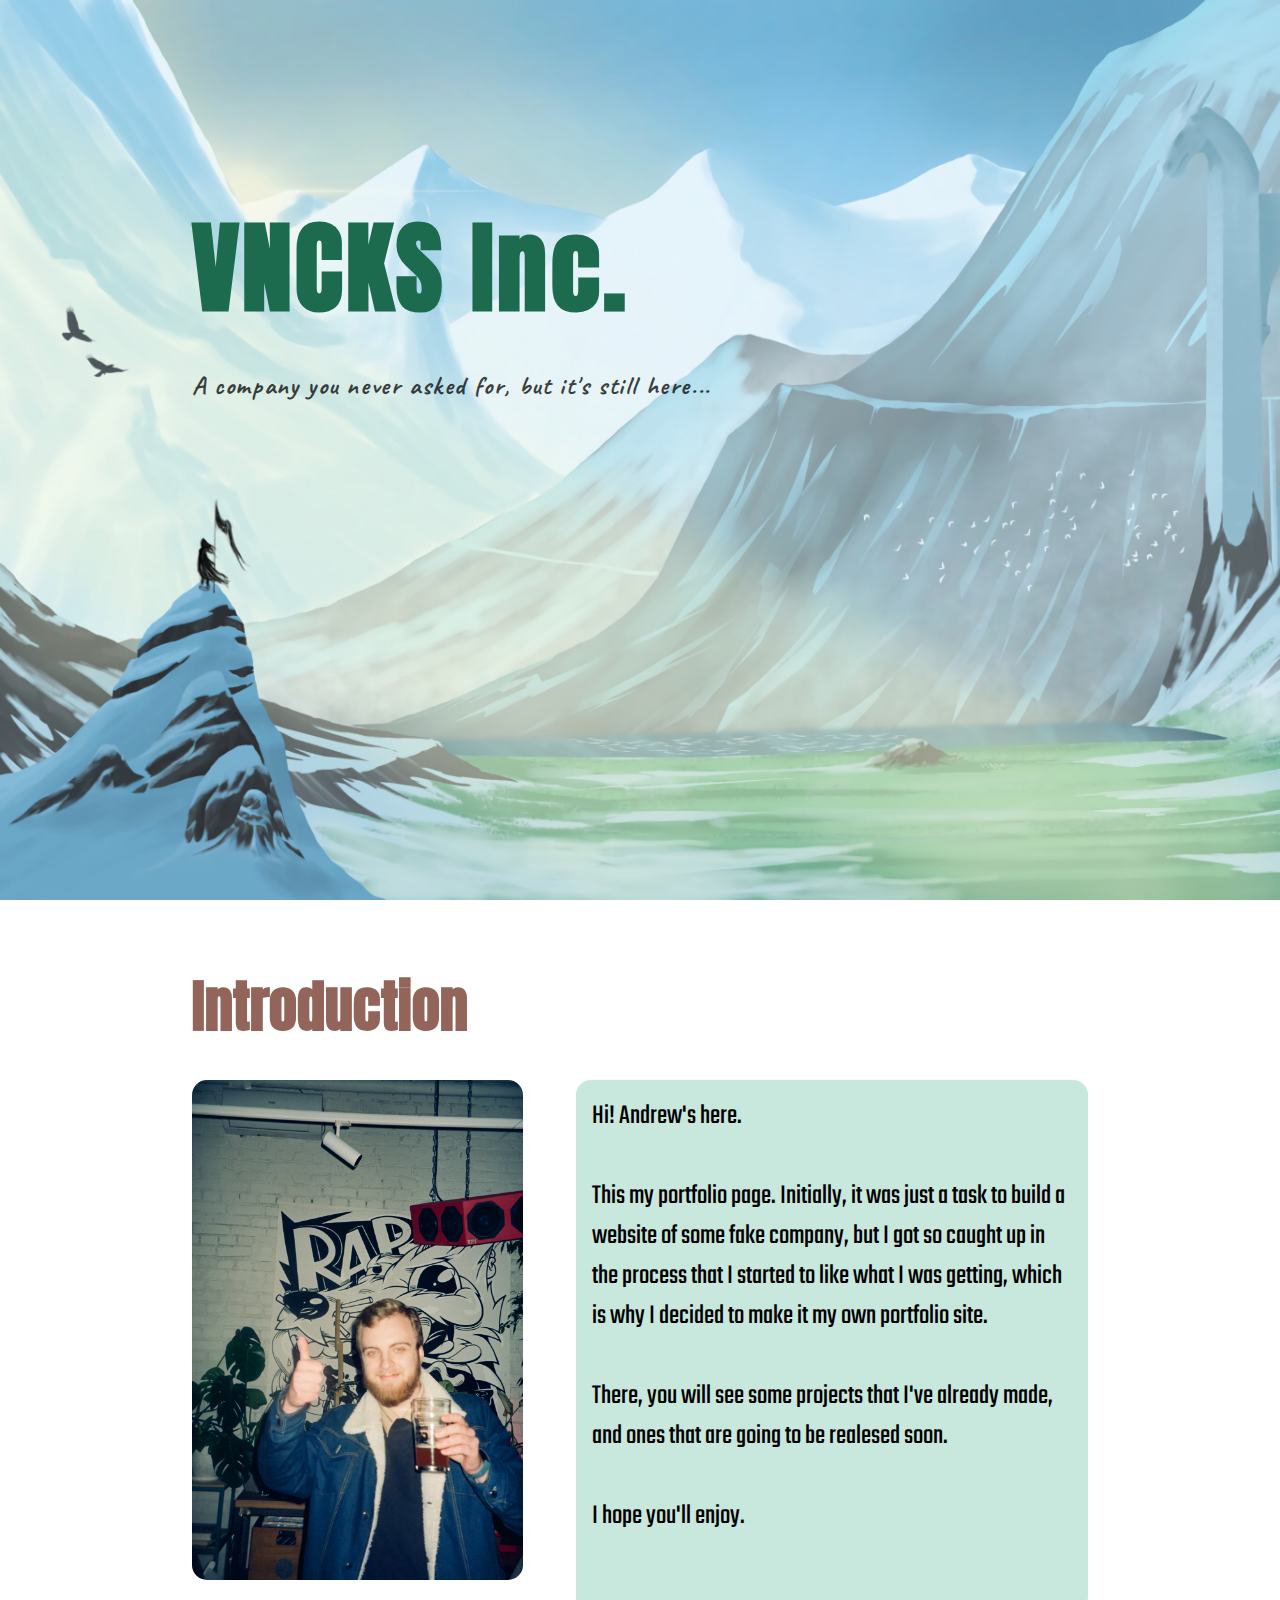
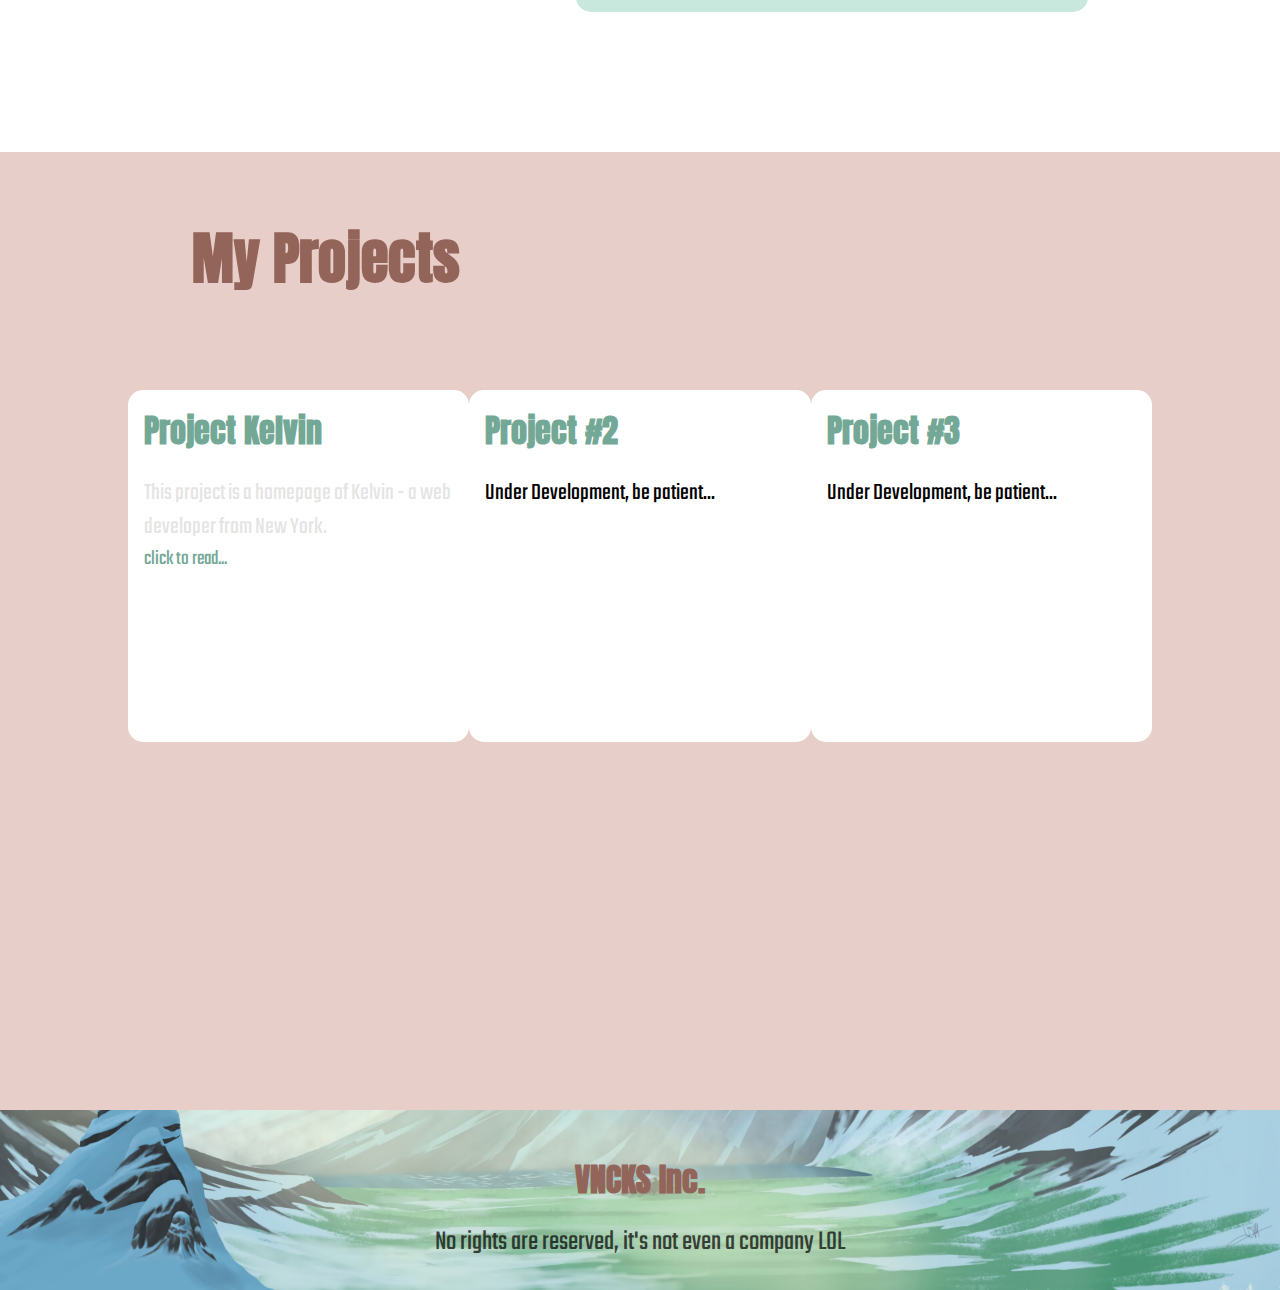
<file: index.html>
<!DOCTYPE html>

<html>
  <head>
    <link rel="shortcut icon" href="favicon.ico" type="image/x-icon">
    <link rel="stylesheet" href="./styles.css">
    <script src="./main.js"></script>

    <!-- Anton font -->
    <link rel="preconnect" href="https://fonts.googleapis.com">
    <link rel="preconnect" href="https://fonts.gstatic.com" crossorigin>
    <link href="https://fonts.googleapis.com/css2?family=Anton&display=swap" rel="stylesheet">

    <!-- Caveat font -->
    <link rel="preconnect" href="https://fonts.googleapis.com">
    <link rel="preconnect" href="https://fonts.gstatic.com" crossorigin>
    <link href="https://fonts.googleapis.com/css2?family=Caveat:wght@400..700&display=swap" rel="stylesheet">

    <!-- Teko font -->
    <link rel="preconnect" href="https://fonts.googleapis.com">
    <link rel="preconnect" href="https://fonts.gstatic.com" crossorigin>
    <link href="https://fonts.googleapis.com/css2?family=Teko&display=swap" rel="stylesheet">
  </head>

  <body>
    <header>
      <div class="container">
        <h1>VNCKS Inc.</h1>
        <p>A company you never asked for, but it's still here...</p>
      </div>
    </header>

    <main>
      <section class="intro">
        <h2>Introduction</h2>
        
        <div class="intro-container">
          <div class="img-container">
            <img class="main-img" src="./img/me.JPEG" alt="a picture of myself">
            <img class="pseudo-img" src="./img/me-noback.png" alt="">
            <p>that's me :)</p>
          </div>

          <p>Hi! Andrew's here.<br><br>This my portfolio page. Initially, it was just a task to build a website of some fake company, but I got so caught up in the process that I started to like what I was getting, which is why I decided to make it my own portfolio site.<br><br>There, you will see some projects that I've already made, and ones that are going to be realesed soon.<br><br>I hope you'll enjoy.</p>
        </div>
      </section>

      <section class="my-projects">
        <h2>My Projects</h2>

        <div class="projects">
          <div class="project" id="proj-1" tabindex="0">
            <h3>Project Kelvin</h3>
            <p>This project is a homepage of Kelvin - a web developer from New York.</p>
            <div class="project-full-info">
              <p>Languages:</p>
              <ul>
                <li>CSS: 57.6%</li>
                <li>HTML: 39.6%</li>
                <li>JavaScript: 2.8%</li>
              </ul>
              <p>External libraries:</p>
              <ul>
                <li>AOS (Animate On Scroll) <a href="https://michalsnik.github.io/aos/" target="_blank">link</a></li>
              </ul>
              <p><a href="./projectKelvin/index.html" target="_blank">See the project</a></p>
              <p><a href="https://github.com/vanickas/projectKelvin" target="_blank">GitHub repository</a></p>
            </div>
            <span class="read-more">click to read...</span>
            <span class="collapse">collapse</span>
          </div>
          <div class="project-inactive" id="proj-2" tabindex="0">
            <h3>Project #2</h3>
            <p>Under Development, be patient...</p>
          </div>
          <div class="project-inactive" id="proj-3" tabindex="0">
            <h3>Project #3</h3>
            <p>Under Development, be patient...</p>
          </div>
        </div>
      </section>
    </main>

    <footer>
      <h3>VNCKS Inc.</h3>
      <p>No rights are reserved, it's not even a company LOL</p>
    </footer>
  </body>
</html>
</file>
<file: styles.css>
body {
    margin: 0;
    padding: 0;
}

h1,
h2,
h3,
h4,
h5,
h6 {
    margin: 0;
    padding: 0;

    font-family: Anton;
}

h2 {
    font-size: 3.5rem;

    padding-top: 5%;
    margin-left: 15%;
    color: #936459;
}

h3 {
    font-size: 2rem;
    color: #74A896;
}

p {
    margin: 0;
    padding: 0;

    font-family: Teko;
    font-size: 1.75rem;
}

li {
    margin: 0;
    padding: 0;

    font-family: Teko;
    font-size: 1.4rem;
}

header {
    background-image: url(./img/background-header.jpg);
    background-size: cover;
    height: 100vh;
    width: 100%;
}

header h1 {
    display: inline-block;
    font-size: 6.25rem;
    letter-spacing: 0.2rem;
    border-radius: 15px;

    margin: 15% 0 0 15%;

    color: #1C6B4F;
}

header p {
    font-size: 1.6rem;
    font-family: Caveat;
    font-weight: 700;
    letter-spacing: 0.1rem;
    opacity: 75%;

    margin: 2% 0 0 15%;
}

/* Intro */

    .intro-container {
        display: flex;
        margin: 2rem 15%;
        justify-content: space-between;

        height: 40rem;
    }

    .intro-container p {
        display: inline-block;

        max-width: 30rem;
        margin-bottom: 12%;

        padding: 1rem;
        background-color: #C8E8DD;
        border-radius: 15px;
    }

    .img-container img {
        max-height: 31.25rem;
        border-radius: 15px;

        transition: all 0.5s ease-in;
    }

    .img-container .pseudo-img {
        position: absolute;
        left: 15%;
    }

    .img-container p {
        opacity: 0;

        font-family: Caveat;
        position: absolute;
        font-size: 1.5rem;
        padding: 0.5rem;

        left: 20%;
        margin-top: 7%;
    }

    .img-container:hover .main-img {
        -webkit-filter: brightness(45%);

        max-height: 37rem;
        box-shadow: 1rem 0.7rem #74A896;
    }

    .img-container:hover p {
        transition: opacity 0.1s ease-in 0.5s;
        opacity: 1;
    }

    .img-container:hover .pseudo-img {
        max-height: 37rem;
    }

/* Key Features */

    .my-projects {
        background-color: #E8CEC8;
    }

    .projects {
        display: flex;
        margin: 7% 10% 0 10%;

        justify-content: space-between;
        height: 80vh;
    }

    .project {
        background-color: #fff;
        width: 22rem;
        height: 20rem;
        padding: 1rem;
        border-radius: 15px;
        cursor: pointer;

        transition: all 0.5s ease-in, height 0.5s ease-in;
        max-height: 500px;
    }

    .project-full-info {
        position: absolute;
        opacity: 0;
        transition: opacity 0.1s ease-out 0.1s;
    }

    .project a {
        display: none;
    }

    .project p {
        margin-top: 7%;
        font-size: 1.5rem;
        opacity: 0.1;

        transition: opacity 0.1s ease-out 0.45s;
    }

    .project-inactive {
        background-color: #fff;
        width: 22rem;
        height: 20rem;
        padding: 1rem;
        border-radius: 15px;
    }

    .project-inactive p {
        margin-top: 7%;
        font-size: 1.5rem;
    }


    .project .read-more {
        font-size: 1.3rem;
        font-family: Teko;
        color: #74A896;
        position: relative;
        z-index: 1;

        transition: opacity 0.1s ease-out 0.55s;
    }

    .project .collapse {
        font-size: 1.3rem;
        font-family: Teko;
        color: #74A896;
        float: right;
        opacity: 0;
        z-index: 1;

        transition: none;
    }

/* Footer */

    footer {
        background-image: url(./img/background-header.jpg);
        height: 20vh;
        background-position: bottom;
        background-size: cover;

        text-align: center;
    }

    footer h3 {
        padding-top: 5vh;
        color: #936459;
    }

    footer p {
        margin-top: 2vh;
        opacity: 0.7;
    }
</file>
